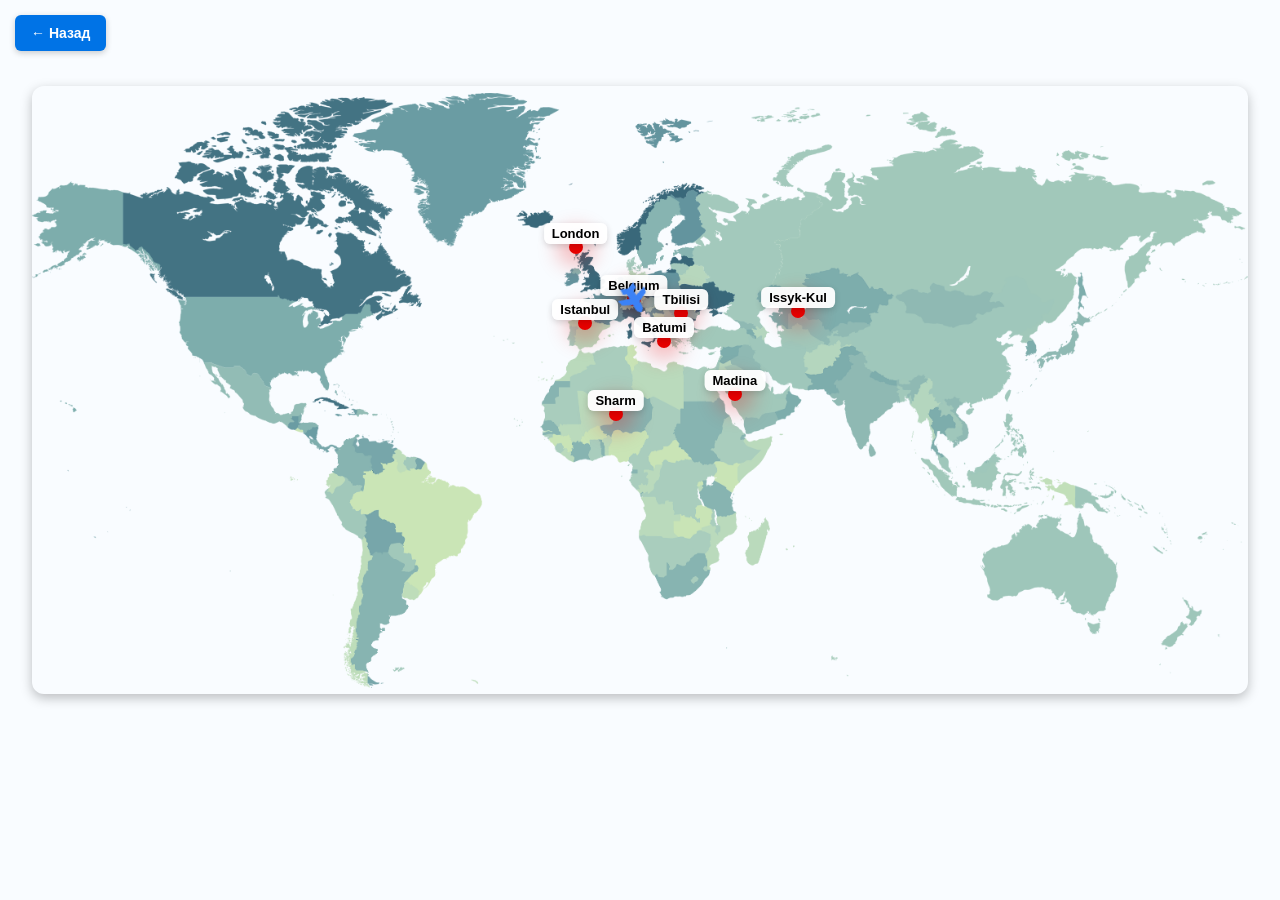
<file: destination.html>
<!doctype html>
<html lang="ru">
<head>
<meta charset="utf-8"/>
<title>Маршрут самолёта</title>
<meta name="viewport" content="width=device-width, initial-scale=1.0, maximum-scale=1.0, user-scalable=no"/>
<style>
  body {
    margin:0;
    font-family:Arial, sans-serif;
    background:#f9fcff;
    overflow-x:hidden;
  }

  .back-btn {
    display:inline-block;
    margin:15px;
    padding:10px 16px;
    background:#0073e6;
    color:#fff;
    text-decoration:none;
    border-radius:6px;
    font-size:14px;
    font-weight:bold;
    transition:background 0.3s ease;
    box-shadow:0 2px 6px rgba(0,0,0,0.2);
  }
  .back-btn:hover { background:#005bb5; }

  .map-wrap {
    position:relative;
    width:95%;
    max-width:1400px;
    margin:20px auto;
    aspect-ratio:2/1;
    overflow:hidden;
    border-radius:12px;
    box-shadow:0 4px 12px rgba(0,0,0,0.25);
    touch-action:none;
  }

  .map-inner {
    width:100%;
    height:100%;
    background-image:url('images/world-map.png'); 
    background-size:contain;
    background-repeat:no-repeat;
    background-position:center;
    transform-origin:center center;
    position:relative;
  }

  .dot {
    position:absolute;
    transform:translate(-50%,-50%);
    z-index:5;
    cursor:pointer;
    text-align:center;
  }
  .dot::before {
    content:"";
    position:absolute;
    width:14px; height:14px;
    border-radius:50%;
    background:#e60000;
    box-shadow:0 0 20px 12px rgba(230,0,0,0.25);
    transform:translate(-50%,-50%);
    left:50%; top:50%;
  }

  .label {
    position:absolute;
    top:-24px;
    left:50%;
    transform:translateX(-50%);
    background:rgba(255,255,255,0.95);
    padding:3px 8px;
    border-radius:6px;
    font-size:13px;
    font-weight:bold;
    white-space:nowrap;
    box-shadow:0 2px 6px rgba(0,0,0,0.15);
  }

  .tooltip {
    position:absolute;
    bottom:120%;
    left:50%;
    transform:translateX(-50%);
    background:rgba(0,0,0,0.8);
    color:#fff;
    padding:6px 10px;
    border-radius:6px;
    font-size:12px;
    white-space:nowrap;
    opacity:0;
    pointer-events:none;
    transition:opacity 0.3s ease, transform 0.3s ease;
  }
  .dot:hover .tooltip { opacity:1; transform:translateX(-50%) translateY(-5px); }

  .plane {
    position:absolute;
    width:36px;
    height:36px;
    background:url("images/airplaneee.png") no-repeat center/contain;
    transform:translate(-50%,-50%) rotate(0deg);
    z-index:10;
    transition: left 3s ease-in-out, top 3s ease-in-out, transform 1.2s ease-in-out;
    filter: drop-shadow(0 2px 4px rgba(0,0,0,0.4));
  }

  svg.route-line {
    position:absolute;
    top:0;
    left:0;
    width:100%;
    height:100%;
    overflow:visible;
    z-index:3;
  }
  .route-path {
    fill:none;
    stroke:red;
    stroke-width:2;
    stroke-dasharray:1000;
    stroke-dashoffset:1000;
    animation: drawPath 14s linear forwards;
  }
  @keyframes drawPath { to { stroke-dashoffset: 0; } }

  /* Mobile tweaks */
  @media (max-width: 768px) {
    .map-wrap { width:100%; aspect-ratio: 1.5/1; }
    .label { font-size:11px; padding:2px 6px; }
    .tooltip { display:none; }
    .plane { width:26px; height:26px; }
    .back-btn { font-size:13px; padding:8px 14px; }

    .dot::before { width:10px; height:10px; } /* smaller dots */
  }
  @media (max-width: 480px) {
    .map-wrap { aspect-ratio: 1.1/1; }
    .label { font-size:10px; }
    .plane { width:20px; height:20px; }
    .back-btn { font-size:12px; padding:7px 12px; margin:10px; }
    .dot::before { width:8px; height:8px; } /* even smaller dots */
  }
</style>
</head>
<body>

<a href="index.html" class="back-btn">← Назад</a>

<div class="map-wrap" id="map">
  <div class="map-inner" id="mapInner">
    <svg class="route-line">
      <path id="routePath" class="route-path" d=""/>
    </svg>

    <!-- <div class="dot" style="left:34%; top:28%;"><div class="label">London</div><div class="tooltip">🇬🇧 Heathrow</div></div> -->
     <div class="dot" style="left:44.7%; top:26.5%;"><div class="label">London</div><div class="tooltip">🇬🇧 Heathrow</div></div>
    <!-- <div class="dot" style="left:36.5%; top:31%;"><div class="label">Belgium</div><div class="tooltip">🇧🇪 Brussels</div></div> -->
     <div class="dot" style="left:49.5%; top:35%;"><div class="label">Belgium</div><div class="tooltip">🇧🇪 Brussels</div></div>
    <div class="dot" style="left:45.5%; top:39%;"><div class="label">Istanbul</div><div class="tooltip">🇹🇷 Airport</div></div>
    <!-- <div class="dot" style="left:52%; top:39%;"><div class="label">Tbilisi</div><div class="tooltip">🇬🇪 Intl</div></div> -->
     <div class="dot" style="left:53.4%; top:37.3%;"><div class="label">Tbilisi</div><div class="tooltip">🇬🇪 Intl</div></div>
    <div class="dot" style="left:52%; top:42%;"><div class="label">Batumi</div><div class="tooltip">🇬🇪 Intl</div></div>
    <div class="dot" style="left:63%; top:37%;"><div class="label">Issyk-Kul</div><div class="tooltip">🇰🇬 Tamchy</div></div>
    <div class="dot" style="left:48%; top:54%;"><div class="label">Sharm</div><div class="tooltip">🇪🇬 Airport</div></div>
    <!-- <div class="dot" style="left:55%; top:56%;"><div class="label">Madina</div><div class="tooltip">🇸🇦 Intl</div></div> -->
     <div class="dot" style="left:57.8%; top:50.6%;"><div class="label">Madina</div><div class="tooltip">🇸🇦 Intl</div></div>

    <div class="plane" id="plane"></div>
  </div>
</div>

<script>
const route = [
  // {x:"34%", y:"28%"},
  {x:"44.7%", y:"26.5%"},
  // {x:"36.5%", y:"31%"},
  {x:"49.5%", y:"35%"},
  {x:"45.5%", y:"39%"},
  {x:"53.4%", y:"37.3%"},
  {x:"52%", y:"42%"},
  {x:"63%", y:"37%"},
  {x:"48%", y:"54%"},
  {x:"57.8%", y:"50.6%"}
  // {x:"55%", y:"56%"}
];

const plane = document.getElementById("plane");
const routePath = document.getElementById("routePath");

function buildPath(points) {
  let d = `M ${points[0].x} ${points[0].y}`;
  for (let j=1; j<points.length; j++) {
    d += ` L ${points[j].x} ${points[j].y}`;
  }
  return d;
}
routePath.setAttribute("d", buildPath(route));

let i = 0;
function movePlane() {
  const point = route[i];
  const next = route[(i+1)%route.length];
  plane.style.left = point.x;
  plane.style.top = point.y;

  const px = parseFloat(point.x), py = parseFloat(point.y);
  const nx = parseFloat(next.x), ny = parseFloat(next.y);
  const angle = Math.atan2(ny - py, nx - px) * (180/Math.PI);

  setTimeout(()=>{
    plane.style.transform = `translate(-50%,-50%) rotate(${angle}deg)`;
    plane.style.left = next.x;
    plane.style.top = next.y;
    i = (i+1)%route.length;
    setTimeout(movePlane, 3200);
  },300);
}
movePlane();

/* Zoom & Pan + Double Tap */
const mapInner = document.getElementById("mapInner");
let scale = 1, startDist = 0, lastX = 0, lastY = 0, posX=0, posY=0;
let lastTap = 0, tapCount = 0;

function updateTransform() {
  mapInner.style.transform = `translate(${posX}px,${posY}px) scale(${scale})`;
}

document.getElementById("map").addEventListener("touchstart", e=>{
  if(e.touches.length===2){
    startDist = Math.hypot(
      e.touches[0].clientX - e.touches[1].clientX,
      e.touches[0].clientY - e.touches[1].clientY
    );
  } else if(e.touches.length===1){
    lastX = e.touches[0].clientX - posX;
    lastY = e.touches[0].clientY - posY;

    const now = new Date().getTime();
    if(now - lastTap < 300){
      tapCount++;
      if(tapCount === 1){ // one-finger double tap
        scale = scale > 1 ? 1 : scale*2;
      } else if(tapCount === 2){ // two-finger double tap
        scale = Math.max(1, scale/2);
      }
      posX = 0; posY = 0;
      updateTransform();
      tapCount = 0;
    } else {
      tapCount = 0;
    }
    lastTap = now;
  }
});

document.getElementById("map").addEventListener("touchmove", e=>{
  if(e.touches.length===2){
    let newDist = Math.hypot(
      e.touches[0].clientX - e.touches[1].clientX,
      e.touches[0].clientY - e.touches[1].clientY
    );
    scale *= newDist / startDist;
    scale = Math.max(1, Math.min(scale, 4));
    startDist = newDist;
  } else if(e.touches.length===1){
    posX = e.touches[0].clientX - lastX;
    posY = e.touches[0].clientY - lastY;
  }
  updateTransform();
});
</script>
</body>
</html>
</file>
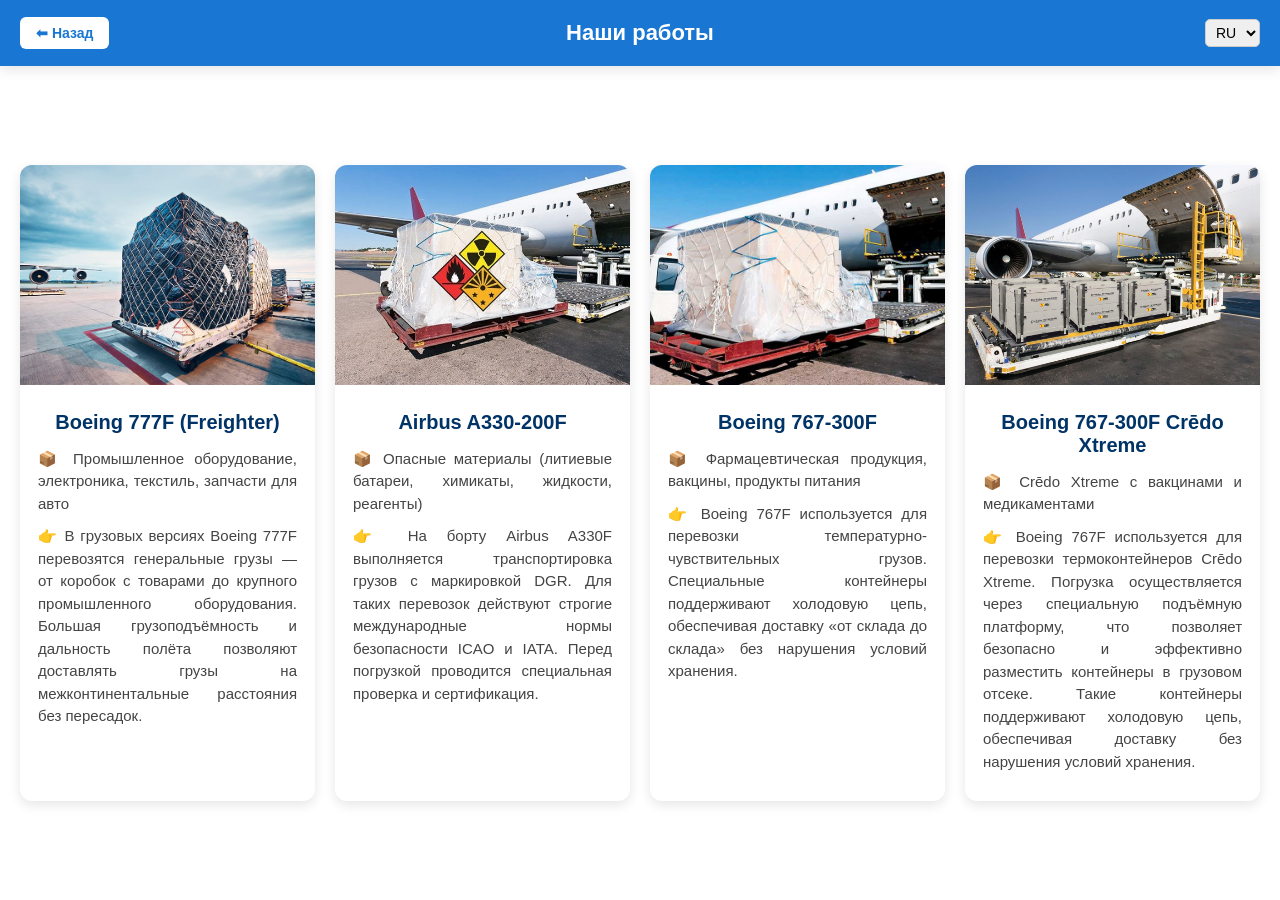
<file: our-works.html>
<!DOCTYPE html>
<html lang="ru">
<head>
  <meta charset="UTF-8">
  <meta name="viewport" content="width=device-width, initial-scale=1.0">
  <title id="works-header">Наши работы</title>
  <style>
    body {
      margin: 0;
      font-family: "Segoe UI", Tahoma, Geneva, Verdana, sans-serif;
      background: #ffffff;
      min-height: 100vh;
      display: flex;
      flex-direction: column;
    }

    header {
      background: #1976d2;
      color: #fff;
      text-align: center;
      padding: 20px;
      font-size: 22px;
      font-weight: bold;
      box-shadow: 0 4px 12px rgba(0,0,0,0.1);
      position: relative;
    }

    .back-btn {
      position: absolute;
      left: 20px;
      top: 50%;
      transform: translateY(-50%);
      background: #fff;
      color: #1976d2;
      padding: 8px 16px;
      border: none;
      border-radius: 6px;
      font-size: 14px;
      font-weight: bold;
      cursor: pointer;
      transition: 0.3s;
      text-decoration: none;
    }

    .back-btn:hover { 
      background-color: #bebebe;
      
    }

    .lang-select {
      position: absolute;
      right: 20px;
      top: 50%;
      transform: translateY(-50%);
      font-size: 14px;
      padding: 4px 6px;
      border-radius: 5px;
      border: 1px solid #ccc;
    }

    /* Контейнер */
    .wrapper {
      flex: 1;
      display: flex;
      justify-content: center;
      align-items: center;
      padding: 20px;
    }

    .container {
      display: grid;
      grid-template-columns: repeat(4, 1fr);
      gap: 20px;
      width: 100%;
      max-width: 1600px;
    }

    .card {
      background: #fff;
      border-radius: 12px;
      box-shadow: 0 4px 12px rgba(0,0,0,0.1);
      display: flex;
      flex-direction: column;
      transition: transform 0.3s ease, box-shadow 0.3s ease;
      cursor: pointer;
      opacity: 0;
      transform: translateY(40px);
      animation: fadeUp 0.8s ease forwards;
    }

    .card:nth-child(1) { animation-delay: 0.2s; }
    .card:nth-child(2) { animation-delay: 0.4s; }
    .card:nth-child(3) { animation-delay: 0.6s; }
    .card:nth-child(4) { animation-delay: 0.8s; }

    @keyframes fadeUp {
      from { opacity: 0; transform: translateY(40px); }
      to { opacity: 1; transform: translateY(0); }
    }

    .card:hover {
      transform: translateY(-8px);
      box-shadow: 0 10px 24px rgba(0,0,0,0.18);
      
    }

    .card img {
      width: 100%;
      height: 220px;
      object-fit: cover;
      border-radius: 12px 12px 0 0;
    }

    .card-content {
      padding: 18px;
      display: flex;
      flex-direction: column;
      justify-content: flex-start;
    }

    .card h2 {
      font-size: 20px;
      color: #003366;
      margin: 8px 0 14px 0;
      text-align: center;
    }

    .card p {
      font-size: 15px;
      color: #444;
      line-height: 1.5;
      margin: 0 0 10px 0;
      text-align: justify;
    }

    /* Для мобильных */
    @media (max-width: 992px) {
      .container {
        grid-template-columns: repeat(2, 1fr);
      }
    }

    @media (max-width: 600px) {
      .container {
        grid-template-columns: 1fr;
      }
    }
  </style>
</head>
<body>
  <header>
  <a href="index.html" class="back-btn" id="backBtn">⬅ Назад</a>
  <span id="worksHeader">Наши работы</span>
  <select id="language" class="lang-select">
    <option value="ru">RU</option>
    <option value="en">EN</option>
    <option value="uz">UZ</option>
  </select>
</header>

<div class="wrapper">
  <div class="container">
    <!-- Boeing 777F -->
    <div class="card">
      <img src="images/cargo-1.jpg" alt="Boeing 777F">
      <div class="card-content">
        <h2 id="work1-title">Boeing 777F (Freighter)</h2>
        <p id="work1-sub">📦 Промышленное оборудование, электроника, текстиль, запчасти для авто</p>
        <p id="work1-text">👉 В грузовых версиях Boeing 777F перевозятся генеральные грузы...</p>
      </div>
    </div>

    <!-- Airbus A330-200F -->
    <div class="card">
      <img src="images/cargo-2.jpg" alt="Airbus A330-200F">
      <div class="card-content">
        <h2 id="work2-title">Airbus A330-200F</h2>
        <p id="work2-sub">📦 Опасные материалы (литиевые батареи, химикаты, жидкости, реагенты)</p>
        <p id="work2-text">👉 На борту Airbus A330F выполняется транспортировка грузов...</p>
      </div>
    </div>

    <!-- Boeing 767-300F -->
    <div class="card">
      <img src="images/cargo-3.jpg" alt="Boeing 767-300F">
      <div class="card-content">
        <h2 id="work3-title">Boeing 767-300F</h2>
        <p id="work3-sub">📦 Фармацевтическая продукция, вакцины, продукты питания</p>
        <p id="work3-text">👉 Boeing 767F используется для перевозки температурно-чувствительных грузов...</p>
      </div>
    </div>

    <!-- Boeing 767F Crēdo Xtreme -->
    <div class="card">
      <img src="images/cargo-4.jpg" alt="Boeing 767F Crēdo Xtreme">
      <div class="card-content">
        <h2 id="work4-title">Boeing 767-300F Crēdo Xtreme</h2>
        <p id="work4-sub">📦 Crēdo Xtreme с вакцинами и медикаментами</p>
        <p id="work4-text">👉 Boeing 767F используется для перевозки термоконтейнеров Crēdo Xtreme...</p>
      </div>
    </div>
  </div>
</div>

<script src="lang.js"></script>

</body>
</html>
</file>
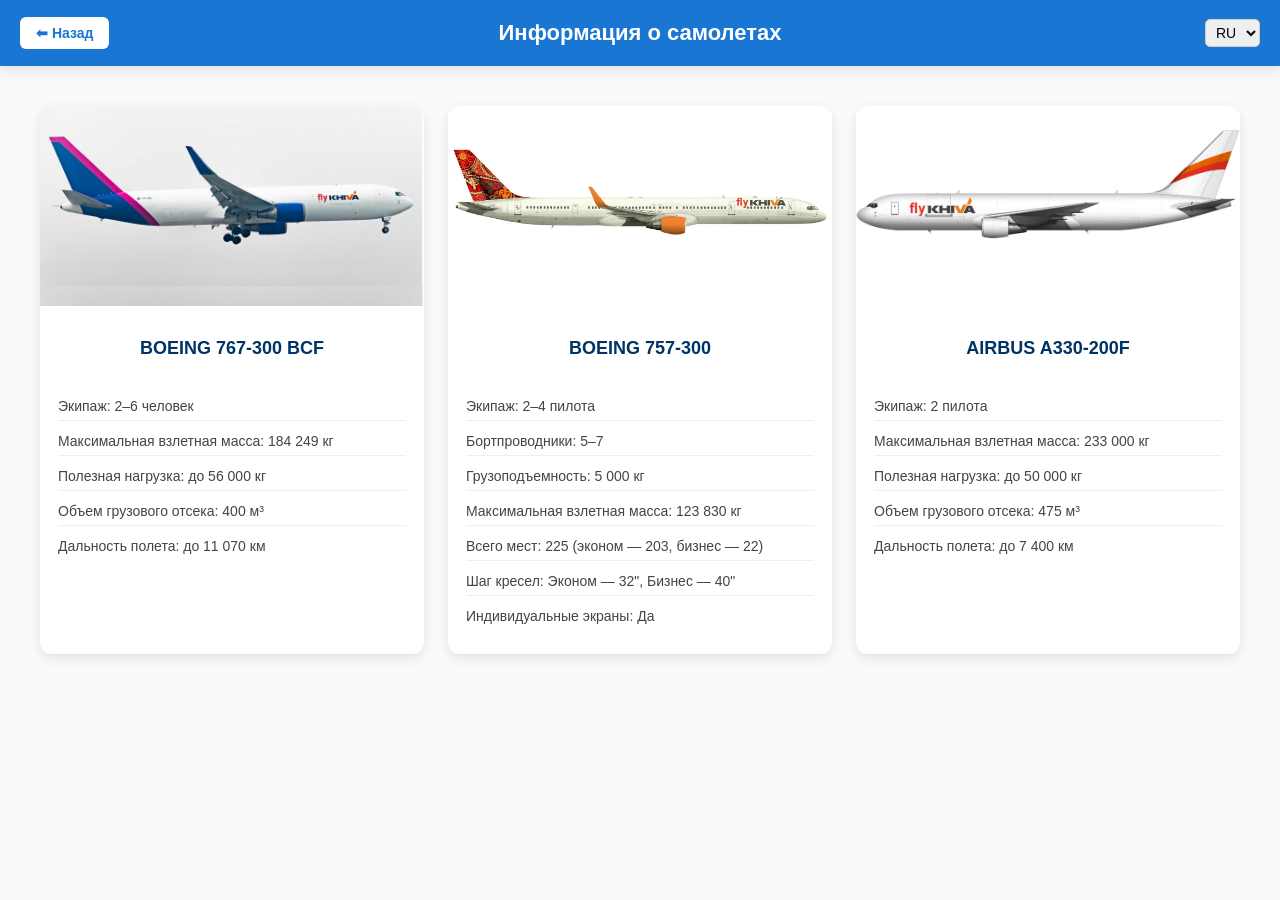
<file: planes.html>
<!DOCTYPE html>
<html lang="ru">
<head>
  <meta charset="UTF-8">
  <meta name="viewport" content="width=device-width, initial-scale=1.0">
  <title>Информация о самолетах</title>
  <style>
    body {
      font-family: "Segoe UI", Tahoma, Geneva, Verdana, sans-serif;
      background: #f9fafc;
      margin: 0;
      padding: 0;
      color: #333;
    }

    header {
      background: #1976d2;
      color: #fff;
      text-align: center;
      padding: 20px;
      font-size: 22px;
      font-weight: bold;
      box-shadow: 0 4px 12px rgba(0,0,0,0.1);
      position: relative;
    }

    .back-btn {
      position: absolute;
      left: 20px;
      top: 50%;
      transform: translateY(-50%);
      background: #fff;
      color: #1976d2;
      padding: 8px 16px;
      border: none;
      border-radius: 6px;
      font-size: 14px;
      font-weight: bold;
      cursor: pointer;
      transition: 0.3s;
      text-decoration: none;
    }
    .back-btn:hover { 
      background-color: #bebebe;
    }

    .lang-select {
      position: absolute;
      right: 20px;
      top: 50%;
      transform: translateY(-50%);
      font-size: 14px;
      padding: 4px 6px;
      border-radius: 5px;
      border: 1px solid #ccc;
    }

    .container {
      display: grid;
      grid-template-columns: repeat(auto-fit, minmax(320px, 1fr));
      gap: 24px;
      padding: 40px 20px;
      max-width: 1200px;
      margin: auto;
    }

    .card {
      background: #fff;
      border-radius: 12px;
      box-shadow: 0 4px 12px rgba(0,0,0,0.1);
      overflow: hidden;
      display: flex;
      flex-direction: column;
      transition: transform 0.3s ease, box-shadow 0.3s ease;
      cursor: pointer;
      opacity: 0;
      transform: translateY(30px);
      animation: fadeUp 0.8s forwards;
    }

    .card:nth-child(1) { animation-delay: 0.2s; }
    .card:nth-child(2) { animation-delay: 0.4s; }
    .card:nth-child(3) { animation-delay: 0.6s; }

    @keyframes fadeUp {
      from { opacity: 0; transform: translateY(30px); }
      to { opacity: 1; transform: translateY(0); }
    }

    .card:hover {
      transform: translateY(-6px);
      box-shadow: 0 8px 20px rgba(0,0,0,0.15);
    }

    .card img {
      width: 100%;
      height: 200px;
      object-fit: cover;
    }

    .card-content {
      padding: 18px;
      flex: 1;
      display: flex;
      flex-direction: column;
      justify-content: flex-start;
    }

    .card h2 {
      font-size: 18px;
      color: #003366;
      margin: 0 0 14px;
      text-align: center;
      min-height: 48px;
      display: flex;
      align-items: center;
      justify-content: center;
    }

    .card ul {
      list-style: none;
      padding: 0;
      margin: 0;
      font-size: 14px;
      color: #444;
    }

    .card ul li {
      margin: 6px 0;
      padding: 6px 0;
      border-bottom: 1px solid #eee;
    }
    .card ul li:last-child { border-bottom: none; }

    /* Tablet */
    @media (max-width: 1000px) {
      header {
        font-size: 20px;
        padding: 16px;
      }
      .back-btn {
        font-size: 13px;
        padding: 7px 14px;
      }
      .lang-select {
        font-size: 13px;
        padding: 3px 5px;
      }
    }

    /* Mobile */
    @media (max-width: 768px) {
      .container {
        grid-template-columns: 1fr;
        padding: 20px 12px;
      }
      header {
        font-size: 18px;
        padding: 14px;
      }
      .card h2 {
        font-size: 16px;
        min-height: auto;
      }
      .card img {
        height: 160px;
      }
      .card ul { font-size: 13px; }
    }

    /* Small Mobile */
    @media (max-width: 480px) {
      header {
        font-size: 16px;
      }
      .back-btn {
        left: 10px;
        font-size: 12px;
        padding: 6px 10px;
      }
      .lang-select {
        right: 10px;
        font-size: 12px;
      }
      .card img {
        height: 140px;
      }
      .card-content {
        padding: 12px;
      }
      .card h2 { font-size: 15px; }
      .card ul { font-size: 12px; }
    }
  </style>
</head>
<body>

<header>
  <a href="index.html" class="back-btn" id="backBtn">⬅ Назад</a>
  <span id="planesHeader">Информация о самолетах</span>
  <select id="language" class="lang-select">
    <option value="ru">RU</option>
    <option value="en">EN</option>
    <option value="uz">UZ</option>
  </select>
</header>

<div class="container">
  <!-- Boeing 767-300 BCF -->
  <div class="card">
    <img src="images/BOEING 767-300 BCF.jpg" alt="BOEING 767-300 BCF">
    <div class="card-content">
      <h2>BOEING 767-300 BCF</h2>
      <ul>
        <li id="plane1-crew"><b>Экипаж:</b> 2–6 человек</li>
        <li id="plane1-mass"><b>Максимальная взлетная масса:</b> 184 249 кг</li>
        <li id="plane1-payload"><b>Полезная нагрузка:</b> до 56 000 кг</li>
        <li id="plane1-volume"><b>Объем грузового отсека:</b> 400 м³</li>
        <li id="plane1-range"><b>Дальность полета:</b> до 11 070 км</li>
      </ul>
    </div>
  </div>

  <!-- Boeing 757-300 -->
  <div class="card">
    <img src="images/BOEING 757-300.png" alt="BOEING 757-300">
    <div class="card-content">
      <h2>BOEING 757-300</h2>
      <ul>
        <li id="plane2-crew"><b>Экипаж:</b> 2–4 пилота</li>
        <li id="plane2-staff"><b>Бортпроводники:</b> 5–7</li>
        <li id="plane2-load"><b>Грузоподъемность:</b> 5 000 кг</li>
        <li id="plane2-mass"><b>Максимальная взлетная масса:</b> 123 830 кг</li>
        <li id="plane2-seats"><b>Всего мест:</b> 225 (эконом — 203, бизнес — 22)</li>
        <li id="plane2-pitch"><b>Шаг кресел:</b> Эконом — 32", Бизнес — 40"</li>
        <li id="plane2-screen"><b>Индивидуальные экраны:</b> Да</li>
      </ul>
    </div>
  </div>

  <!-- Airbus A330-200F -->
  <div class="card">
    <img src="images/AIRBUS A330-200F.png" alt="AIRBUS A330-200F">
    <div class="card-content">
      <h2>AIRBUS A330-200F</h2>
      <ul>
        <li id="plane3-crew"><b>Экипаж:</b> 2 пилота</li>
        <li id="plane3-mass"><b>Максимальная взлетная масса:</b> 233 000 кг</li>
        <li id="plane3-payload"><b>Полезная нагрузка:</b> до 50 000 кг</li>
        <li id="plane3-volume"><b>Объем грузового отсека:</b> 475 м³</li>
        <li id="plane3-range"><b>Дальность полета:</b> до 7 400 км</li>
      </ul>
    </div>
  </div>
</div>

<script src="lang.js"></script>
</body>
</html>
</file>
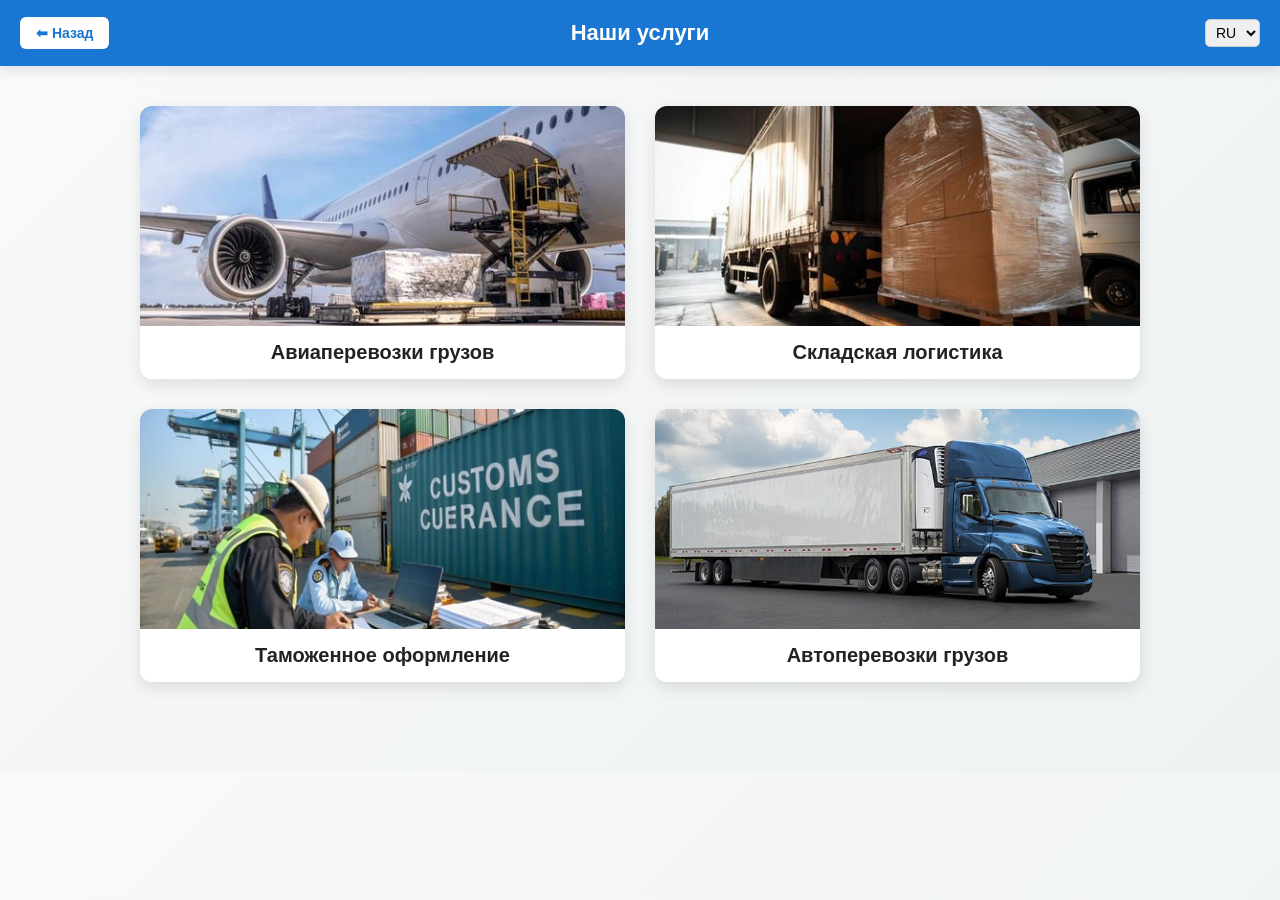
<file: services.html>
<!DOCTYPE html>
<html lang="ru">
<head>
  <meta charset="UTF-8">
  <title>Наши услуги</title>
  <meta name="viewport" content="width=device-width, initial-scale=1.0">
  <style>
    body {
      font-family: Arial, sans-serif;
      margin: 0;
      background: linear-gradient(135deg, #f9f9f9, #eef2f3);
    }

    header {
      background: #1976d2;
      color: #fff;
      text-align: center;
      padding: 20px;
      font-size: 22px;
      font-weight: bold;
      box-shadow: 0 4px 12px rgba(0,0,0,0.1);
      position: relative;
    }

    .content{
      padding: 20px 0;
    }

    .back-btn {
      position: absolute;
      left: 20px;
      top: 50%;
      transform: translateY(-50%);
      background: #fff;
      color: #1976d2;
      padding: 8px 16px;
      border: none;
      border-radius: 6px;
      font-size: 14px;
      font-weight: bold;
      cursor: pointer;
      transition: 0.3s;
      text-decoration: none;
    }
    .back-btn:hover {
      background: #f1f1f1;
      transform: translateY(-50%) scale(1.05);
    }

    .lang-select {
      position: absolute;
      right: 20px;
      top: 50%;
      transform: translateY(-50%);
      font-size: 14px;
      padding: 4px 6px;
      border-radius: 5px;
      border: 1px solid #ccc;
    }

    .section-title {
      text-align: center;
      font-size: 32px;
      margin: 40px 0 20px;
      color: #333;
      animation: fadeDown 1s ease-out;
    }

    .services {
      display: grid;
      grid-template-columns: repeat(2, 1fr);
      gap: 30px;
      padding: 20px 40px;
      max-width: 1000px;
      margin: 0 auto 50px;
    }

    .service-card {
      background: #fff;
      border-radius: 12px;
      overflow: hidden;
      box-shadow: 0 6px 16px rgba(0,0,0,0.1);
      transition: transform 0.3s ease, box-shadow 0.3s ease;
      position: relative;
      cursor: pointer;

      /* animation defaults */
      opacity: 0;
      transform: translateY(30px);
    }

    .service-card.show {
      animation: fadeUp 0.8s forwards;
    }

    @keyframes fadeUp {
      from { opacity: 0; transform: translateY(30px); }
      to { opacity: 1; transform: translateY(0); }
    }

    .service-card img {
      width: 100%;
      height: 220px;
      object-fit: cover;
      display: block;
      transition: transform 0.5s ease;
    }

    .service-card:hover img {
      transform: scale(1.1);
    }

    .overlay {
      position: absolute;
      top: 0;
      left: -20px;
      width: 100%;
      height: 100%;
      background: rgba(25, 118, 210, 0.9);
      display: flex;
      align-items: center;
      justify-content: center;
      text-align: center;
      padding: 20px;
      opacity: 0;
      transition: opacity 0.4s ease, transform 0.4s ease;
      font-size: 16px;
      line-height: 1.4;
      color: #fff;
      transform: translateY(20px);
    }
    .service-card:hover .overlay {
      opacity: 1;
      transform: translateY(0);
    }
    .overlay p {
      max-width: 80%;
      margin: 0;
      word-wrap: break-word;
    }

    .service-card h2 {
      font-size: 20px;
      margin: 15px;
      color: #222;
      text-align: center;
    }

    @keyframes fadeDown {
      from { opacity: 0; transform: translateY(-20px); }
      to { opacity: 1; transform: translateY(0); }
    }

    /* Tablet */
    @media (max-width: 1000px) {
      .section-title { font-size: 28px; margin: 30px 0 15px; }
      .services { gap: 20px; padding: 20px; }
      .service-card h2 { font-size: 18px; }
      .service-card img { height: 200px; }
    }

    /* Mobile */
    @media (max-width: 768px) {
      header { font-size: 20px; padding: 16px; }
      .back-btn { font-size: 13px; padding: 7px 12px; }
      .lang-select { font-size: 13px; }
      .section-title { font-size: 24px; }
      .services { grid-template-columns: 1fr; padding: 15px; gap: 18px; }
      .service-card img { height: 180px; }
      .overlay { font-size: 14px; padding: 15px; }
      .service-card h2 { font-size: 17px; margin: 12px; }
    }

    /* Small mobile */
    @media (max-width: 480px) {
      header { font-size: 18px; padding: 14px; }
      .back-btn { font-size: 12px; padding: 6px 10px; left: 10px; }
      .lang-select { font-size: 12px; right: 10px; }
      .section-title { font-size: 20px; margin: 25px 0 15px; }
      .service-card img { height: 150px; }
      .overlay { font-size: 13px; line-height: 1.3; }
      .service-card h2 { font-size: 16px; }
    }
  </style>
</head>
<body>

<header>
  <a href="index.html" class="back-btn" id="backBtn">⬅ Назад</a>
  <span id="servicesHeader">Наши услуги</span>
  <select id="language" class="lang-select">
    <option value="ru">RU</option>
    <option value="en">EN</option>
    <option value="uz">UZ</option>
  </select>
</header>

<section id="services" class="content">
  <!-- <h1 class="section-title" id="servicesHeader">Наши услуги</h1> -->

  <div class="services">
    <div class="service-card">
      <img src="images/air_cargo_resized_507x365.jpg" alt="Грузы">
      <div class="overlay"><p id="service1Text">Организация грузовых авиаперевозок по всему миру с оптимальными тарифами.</p></div>
      <h2 id="service1">Авиаперевозки грузов</h2>
    </div>

    <div class="service-card">
      <img src="images/truck_logistics_resized_507x365.jpg" alt="Склад">
      <div class="overlay"><p id="service2Text">Хранение, упаковка и обработка грузов на сертифицированных складах.</p></div>
      <h2 id="service2">Складская логистика</h2>
    </div>

    <div class="service-card">
      <img src="images/customs_clearance_resized_507x365.jpg" alt="Таможня">
      <div class="overlay"><p id="service3Text">Помощь в оформлении экспортных и импортных грузов.</p></div>
      <h2 id="service3">Таможенное оформление</h2>
    </div>

    <div class="service-card">
      <img src="images/gen_5_casacdia_reefer_blue_680x400.jpg" alt="Автоперевозки">
      <div class="overlay"><p id="service4Text">Надёжная доставка грузов автотранспортом по маршрутам внутри страны и в страны СНГ.</p></div>
      <h2 id="service4">Автоперевозки грузов</h2>
    </div>
  </div>
</section>

<script src="lang.js"></script>
<script>
  // Fade-in animation on scroll
  const cards = document.querySelectorAll('.service-card');
  const observer = new IntersectionObserver(entries => {
    entries.forEach(entry => {
      if(entry.isIntersecting) {
        entry.target.classList.add('show');
      }
    });
  }, { threshold: 0.2 });

  cards.forEach(card => observer.observe(card));
</script>

</body>
</html>
</file>
